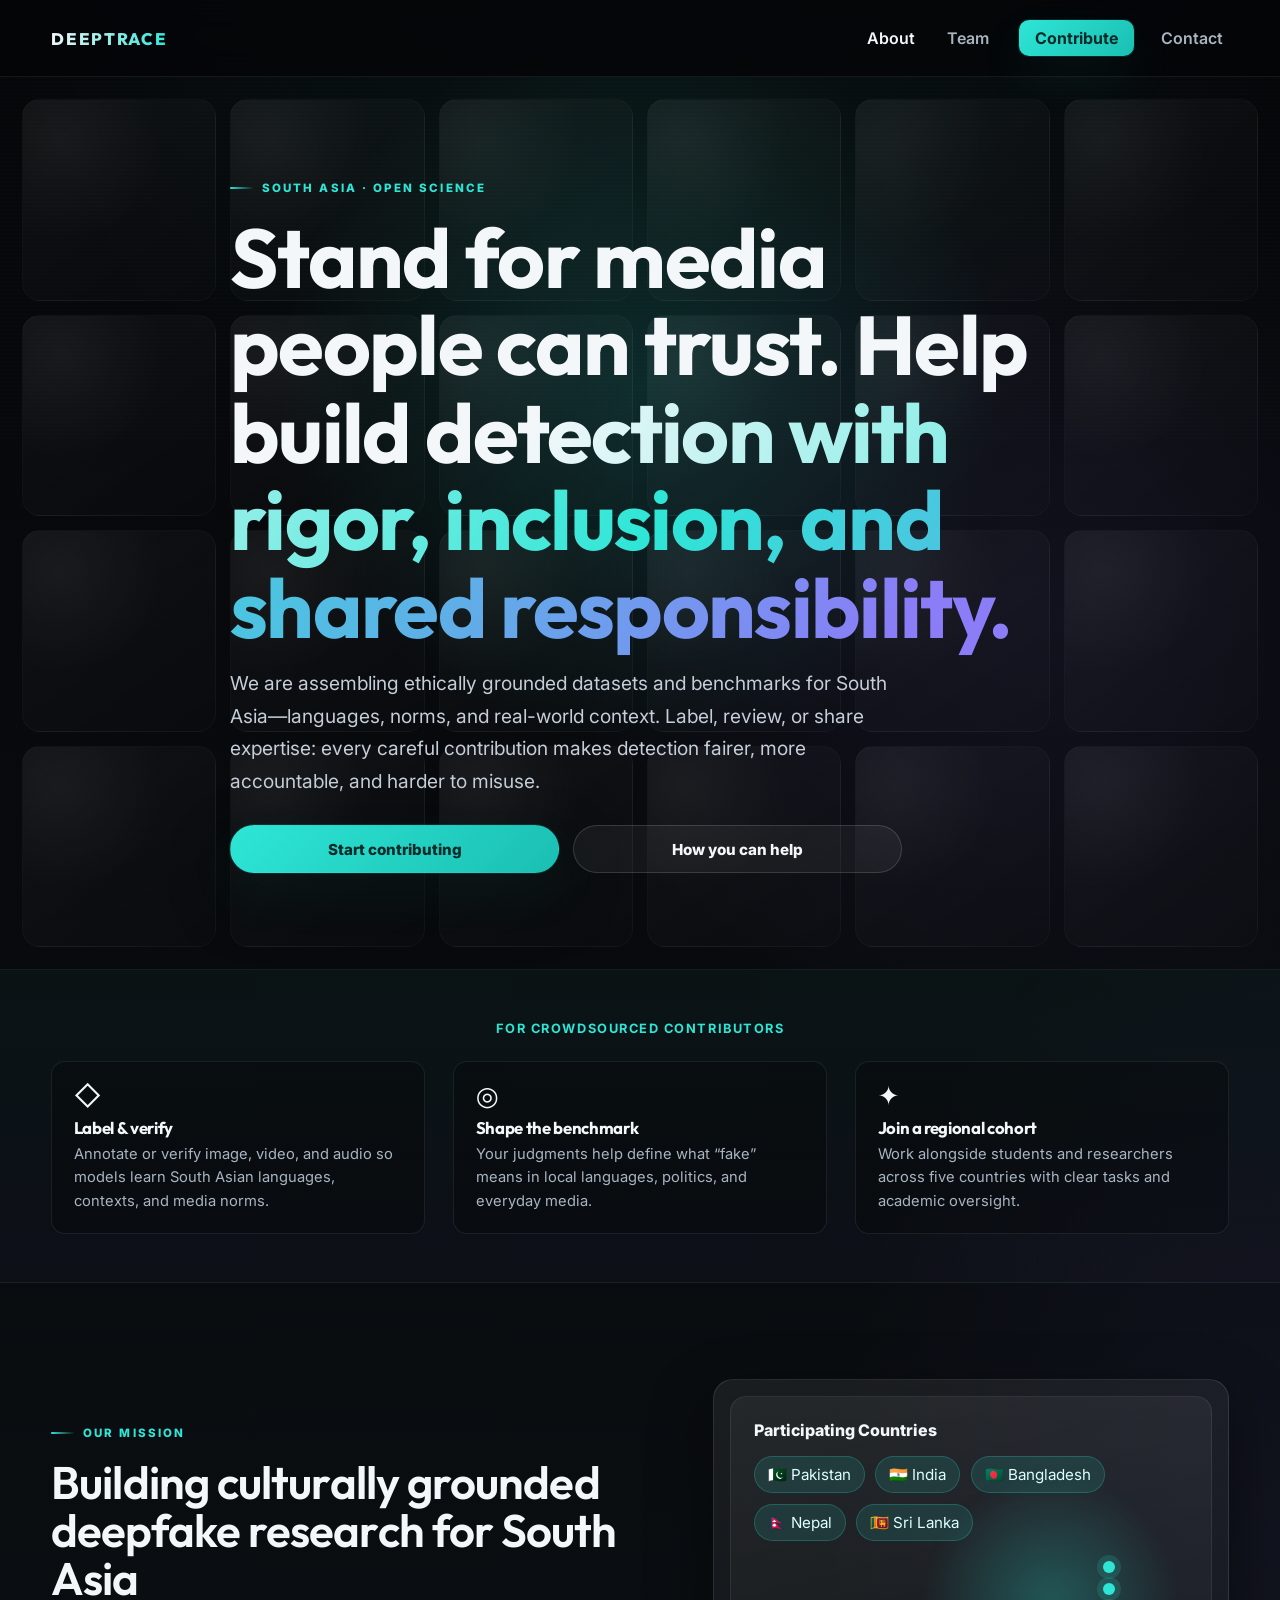
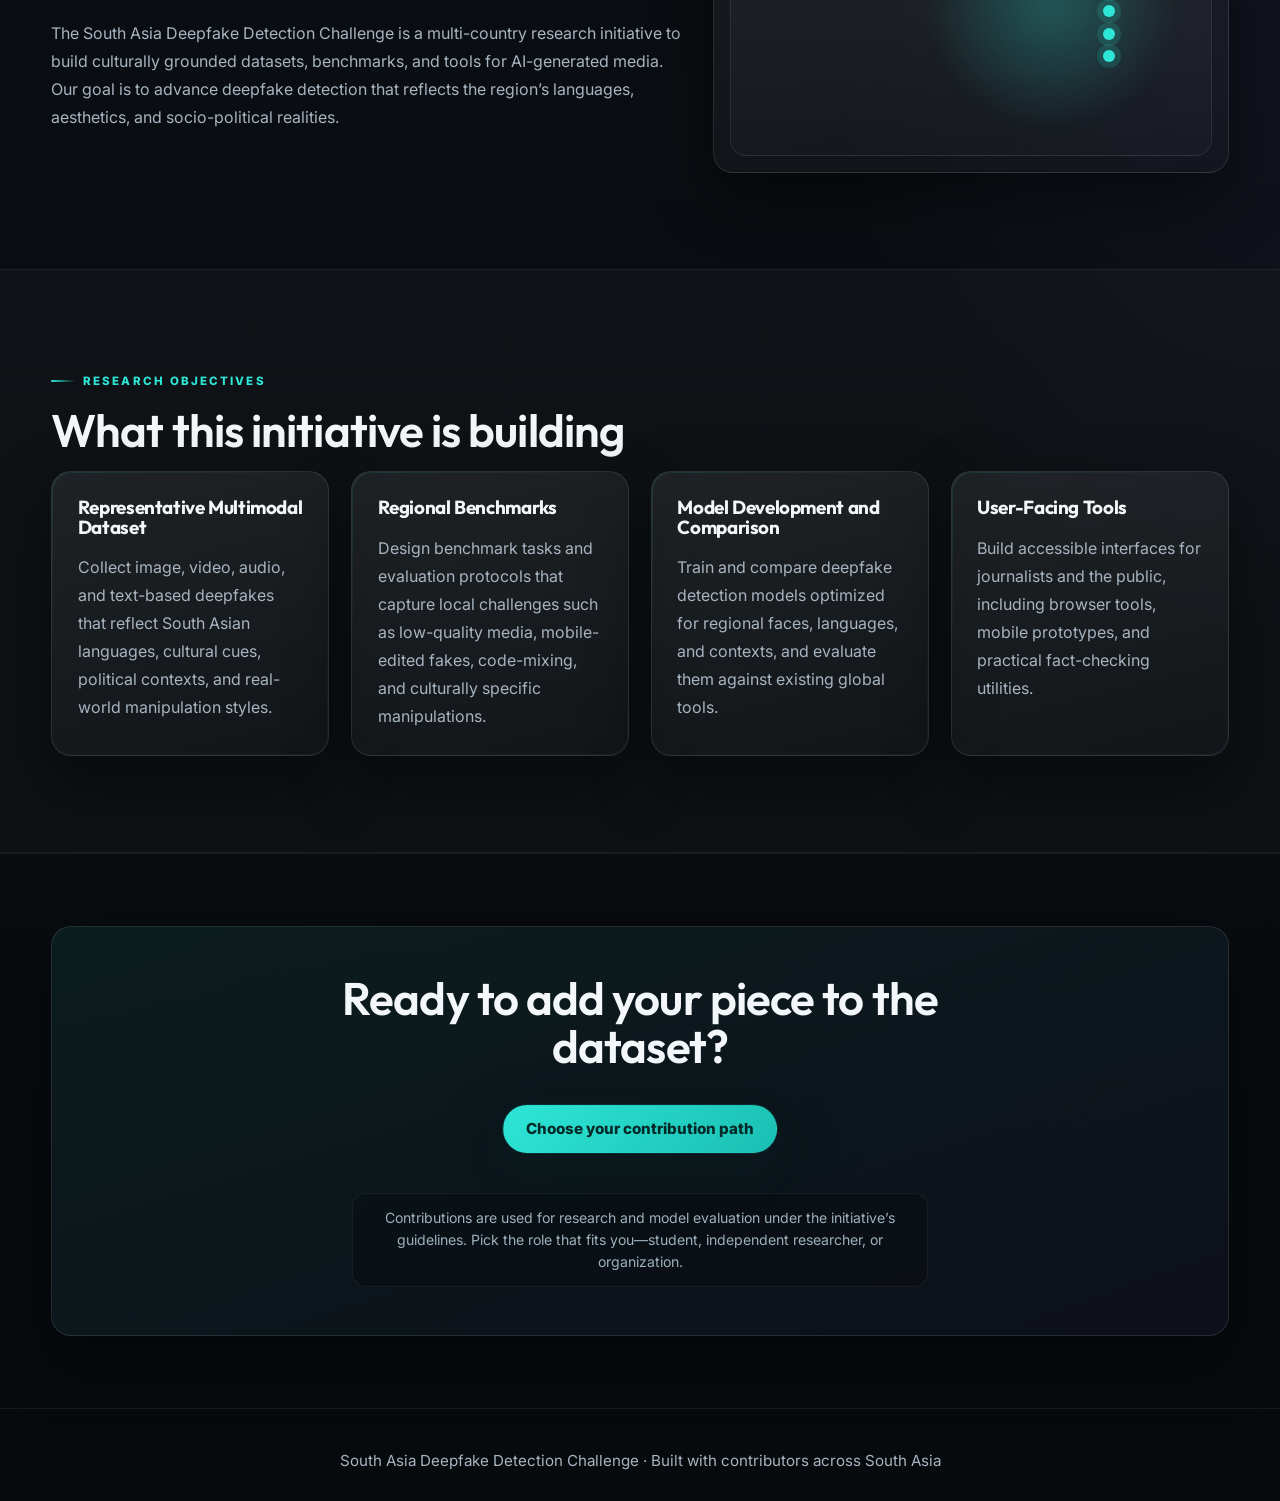
<file: index.html>
<!DOCTYPE html>
<html lang="en">
<head>
  <meta charset="UTF-8" />
  <meta name="viewport" content="width=device-width, initial-scale=1.0" />
  <title>Deeptrace | South Asia Deepfake Detection Challenge</title>
  <link rel="preconnect" href="https://fonts.googleapis.com">
  <link rel="preconnect" href="https://fonts.gstatic.com" crossorigin>
  <link href="https://fonts.googleapis.com/css2?family=Inter:wght@400;500;600;700;800&family=Outfit:wght@500;600;700;800&display=swap" rel="stylesheet">
  <link rel="stylesheet" href="style.css" />
</head>
<body>
  <header class="site-header">
    <div class="container nav-wrap">
      <a class="logo" href="index.html">Deeptrace</a>
      <button class="menu-toggle" aria-label="Open menu">☰</button>
      <nav class="main-nav">
        <a href="index.html" class="active">About</a>
        <a href="team.html">Team</a>
        <a href="join.html" class="nav-cta">Contribute</a>
        <a href="contact.html">Contact</a>
      </nav>
    </div>
  </header>

  <main>
    <section class="hero">
      <div class="mosaic" aria-hidden="true">
        <span></span><span></span><span></span><span></span><span></span><span></span>
        <span></span><span></span><span></span><span></span><span></span><span></span>
        <span></span><span></span><span></span><span></span><span></span><span></span>
        <span></span><span></span><span></span><span></span><span></span><span></span>
      </div>
      <div class="container hero-content">
        <p class="eyebrow">South Asia · Open science</p>
        <h1>Stand for media people can trust. <span class="gradient-accent">Help build detection with rigor, inclusion, and shared responsibility.</span></h1>
        <p class="lead">We are assembling ethically grounded datasets and benchmarks for South Asia—languages, norms, and real-world context. Label, review, or share expertise: every careful contribution makes detection fairer, more accountable, and harder to misuse.</p>
        <div class="btn-row">
          <a class="btn btn-primary" href="join.html">Start contributing</a>
          <a class="btn btn-secondary" href="#how-contribute">How you can help</a>
        </div>
      </div>
    </section>

    <section id="how-contribute" class="section-tight contributor-strip" aria-labelledby="contrib-heading">
      <div class="container">
        <p class="strip-eyebrow" id="contrib-heading">For crowdsourced contributors</p>
        <div class="strip-grid">
          <div class="strip-item">
            <span class="strip-item-icon" aria-hidden="true">◇</span>
            <h3>Label &amp; verify</h3>
            <p>Annotate or verify image, video, and audio so models learn South Asian languages, contexts, and media norms.</p>
          </div>
          <div class="strip-item">
            <span class="strip-item-icon" aria-hidden="true">◎</span>
            <h3>Shape the benchmark</h3>
            <p>Your judgments help define what “fake” means in local languages, politics, and everyday media.</p>
          </div>
          <div class="strip-item">
            <span class="strip-item-icon" aria-hidden="true">✦</span>
            <h3>Join a regional cohort</h3>
            <p>Work alongside students and researchers across five countries with clear tasks and academic oversight.</p>
          </div>
        </div>
      </div>
    </section>

    <section id="mission" class="section">
      <div class="container split-layout">
        <div>
          <p class="eyebrow">Our Mission</p>
          <h2>Building culturally grounded deepfake research for South Asia</h2>
          <p>The South Asia Deepfake Detection Challenge is a multi-country research initiative to build culturally grounded datasets, benchmarks, and tools for AI-generated media. Our goal is to advance deepfake detection that reflects the region’s languages, aesthetics, and socio-political realities.</p>
          <p></p>
        </div>
        <div class="map-card">
          <div class="map-placeholder">
            <div class="map-title">Participating Countries</div>
            <div class="country-grid">
              <span>🇵🇰 Pakistan</span>
              <span>🇮🇳 India</span>
              <span>🇧🇩 Bangladesh</span>
              <span>🇳🇵 Nepal</span>
              <span>🇱🇰 Sri Lanka</span>
            </div>
            <div class="map-shape"></div>
            <div class="map-points" aria-hidden="true"><span></span><span></span><span></span><span></span><span></span></div>
          </div>
        </div>
      </div>
    </section>

    <section class="section section-dark">
      <div class="container">
        <p class="eyebrow">Research Objectives</p>
        <h2>What this initiative is building</h2>
        <div class="card-grid four">
          <article class="info-card">
            <h3>Representative Multimodal Dataset</h3>
            <p>Collect image, video, audio, and text-based deepfakes that reflect South Asian languages, cultural cues, political contexts, and real-world manipulation styles.</p>
          </article>
          <article class="info-card">
            <h3>Regional Benchmarks</h3>
            <p>Design benchmark tasks and evaluation protocols that capture local challenges such as low-quality media, mobile-edited fakes, code-mixing, and culturally specific manipulations.</p>
          </article>
          <article class="info-card">
            <h3>Model Development and Comparison</h3>
            <p>Train and compare deepfake detection models optimized for regional faces, languages, and contexts, and evaluate them against existing global tools.</p>
          </article>
          <article class="info-card">
            <h3>User-Facing Tools</h3>
            <p>Build accessible interfaces for journalists and the public, including browser tools, mobile prototypes, and practical fact-checking utilities.</p>
          </article>
        </div>
      </div>
    </section>

    <section class="section cta-prefooter" aria-labelledby="cta-contrib-title">
      <div class="container cta-inline">
        <h2 id="cta-contrib-title">Ready to add your piece to the dataset?</h2>
        <a class="btn btn-primary" href="join.html">Choose your contribution path</a>
        <p class="trust-note">Contributions are used for research and model evaluation under the initiative’s guidelines. Pick the role that fits you—student, independent researcher, or organization.</p>
      </div>
    </section>
  </main>

  <footer><div class="container">South Asia Deepfake Detection Challenge · Built with contributors across South Asia</div></footer>
  <script src="script.js"></script>
</body>
</html>
</file>
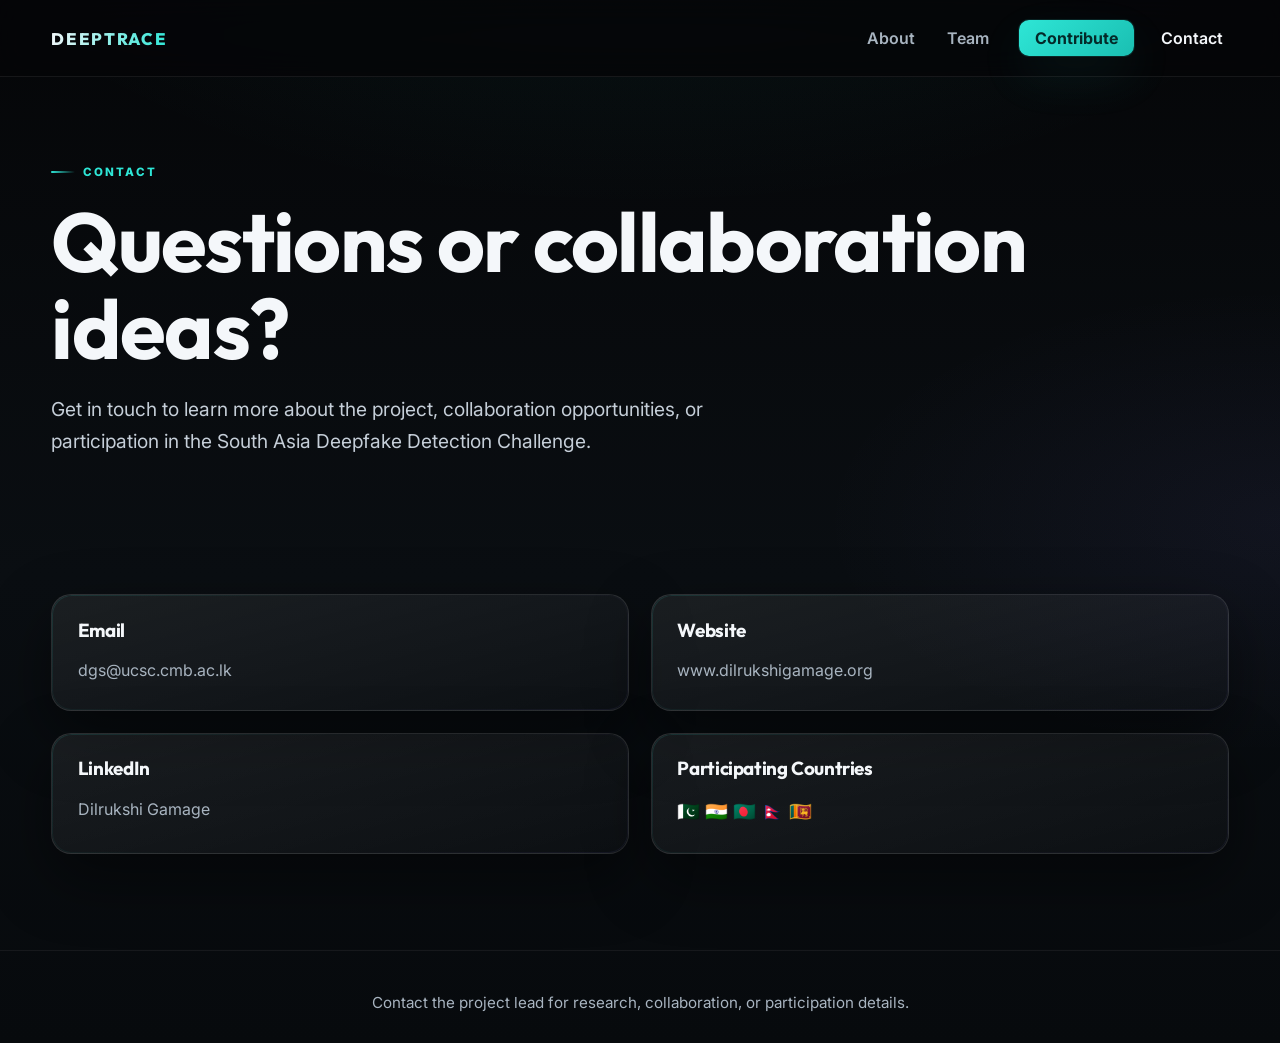
<file: contact.html>
<!DOCTYPE html>
<html lang="en">
<head>
  <meta charset="UTF-8" />
  <meta name="viewport" content="width=device-width, initial-scale=1.0" />
  <title>Deeptrace | Contact</title>
  <link rel="preconnect" href="https://fonts.googleapis.com">
  <link rel="preconnect" href="https://fonts.gstatic.com" crossorigin>
  <link href="https://fonts.googleapis.com/css2?family=Inter:wght@400;500;600;700;800&family=Outfit:wght@500;600;700;800&display=swap" rel="stylesheet">
  <link rel="stylesheet" href="style.css" />
</head>
<body>
  <header class="site-header">
    <div class="container nav-wrap">
      <a class="logo" href="index.html">Deeptrace</a>
      <button class="menu-toggle" aria-label="Open menu">☰</button>
      <nav class="main-nav">
        <a href="index.html">About</a>
        <a href="team.html">Team</a>
        <a href="join.html" class="nav-cta">Contribute</a>
        <a href="contact.html" class="active">Contact</a>
      </nav>
    </div>
  </header>

  <main>
    <section class="page-hero">
      <div class="container">
        <p class="eyebrow">Contact</p>
        <h1>Questions or collaboration ideas?</h1>
        <p class="lead">Get in touch to learn more about the project, collaboration opportunities, or participation in the South Asia Deepfake Detection Challenge.</p>
      </div>
    </section>
    <section class="section">
      <div class="container card-grid two">
        <article class="info-card">
          <h3>Email</h3>
          <p><a href="mailto:dgs@ucsc.cmb.ac.lk">dgs@ucsc.cmb.ac.lk</a></p>
        </article>
        <article class="info-card">
          <h3>Website</h3>
          <p><a href="https://www.dilrukshigamage.org" target="_blank" rel="noopener">www.dilrukshigamage.org</a></p>
        </article>
        <article class="info-card">
          <h3>LinkedIn</h3>
          <p><a href="https://www.linkedin.com/in/dilrukshigamage" target="_blank" rel="noopener">Dilrukshi Gamage</a></p>
        </article>
        <article class="info-card">
          <h3>Participating Countries</h3>
          <p class="flag-line">🇵🇰 🇮🇳 🇧🇩 🇳🇵 🇱🇰</p>
        </article>
      </div>
    </section>
  </main>

  <footer><div class="container">Contact the project lead for research, collaboration, or participation details.</div></footer>
  <script src="script.js"></script>
</body>
</html>
</file>
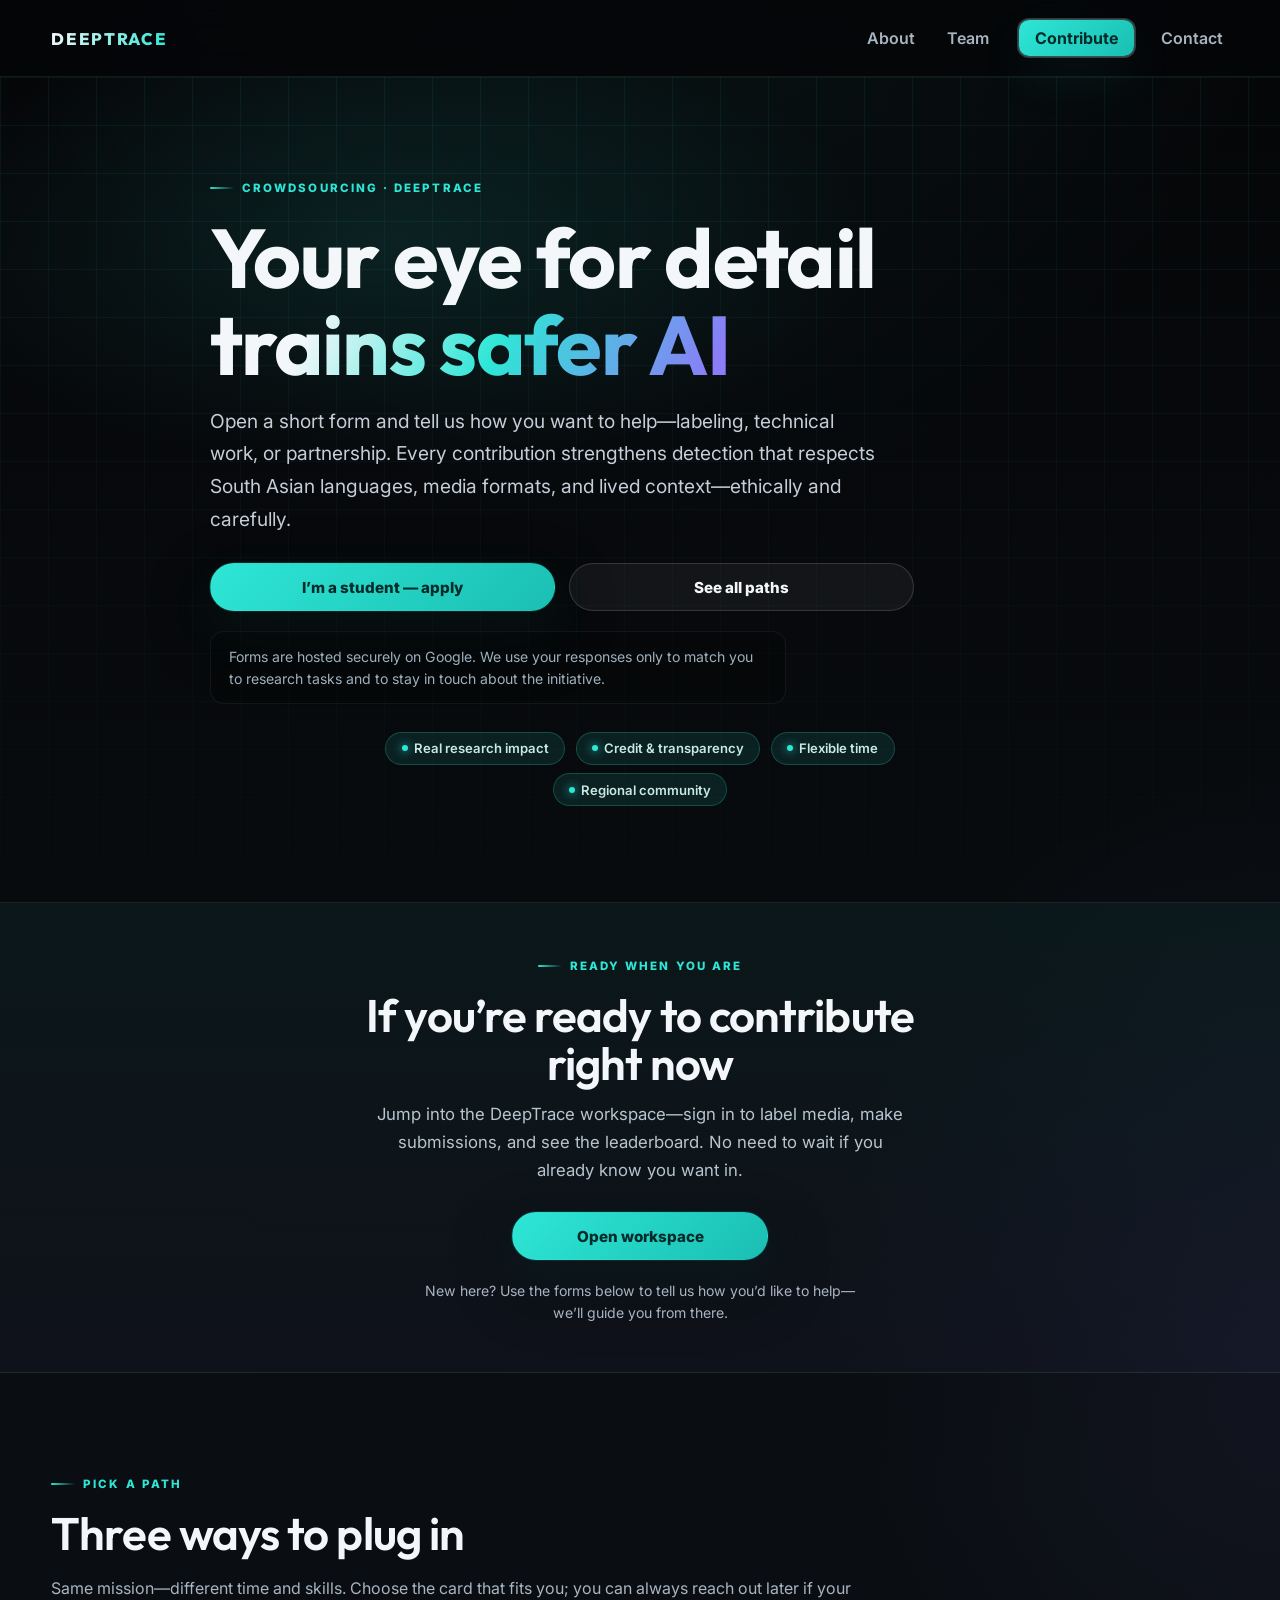
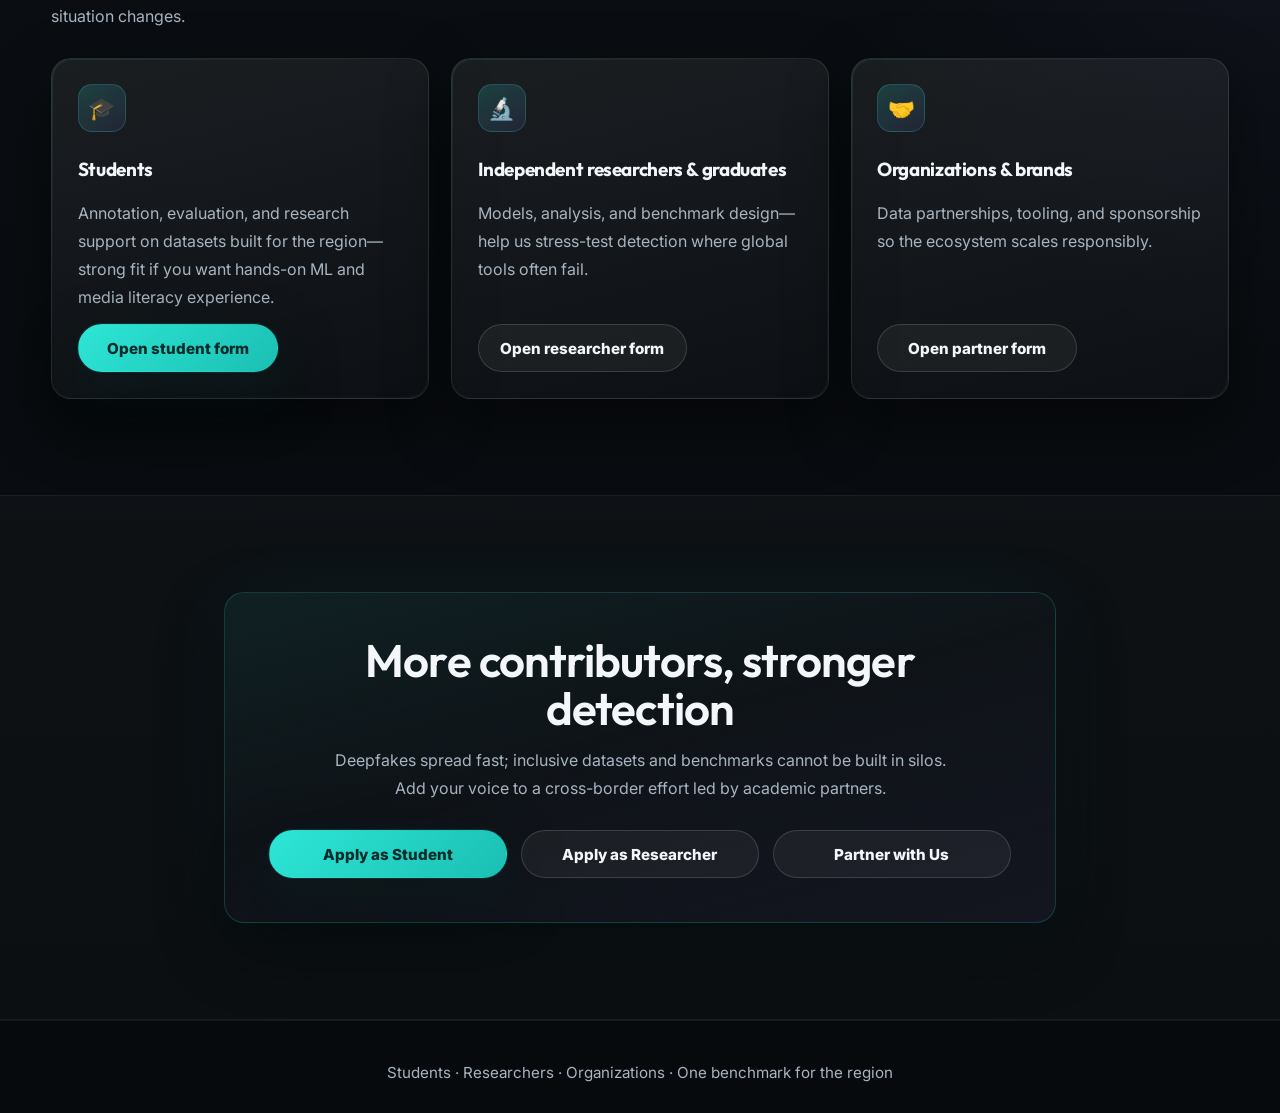
<file: join.html>
<!DOCTYPE html>
<html lang="en">
<head>
  <meta charset="UTF-8" />
  <meta name="viewport" content="width=device-width, initial-scale=1.0" />
  <title>Deeptrace | Join Us</title>
  <link rel="preconnect" href="https://fonts.googleapis.com">
  <link rel="preconnect" href="https://fonts.gstatic.com" crossorigin>
  <link href="https://fonts.googleapis.com/css2?family=Inter:wght@400;500;600;700;800&family=Outfit:wght@500;600;700;800&display=swap" rel="stylesheet">
  <link rel="stylesheet" href="style.css" />
</head>
<body>
  <header class="site-header">
    <div class="container nav-wrap">
      <a class="logo" href="index.html">Deeptrace</a>
      <button class="menu-toggle" aria-label="Open menu">☰</button>
      <nav class="main-nav">
        <a href="index.html">About</a>
        <a href="team.html">Team</a>
        <a href="join.html" class="active nav-cta">Contribute</a>
        <a href="contact.html">Contact</a>
      </nav>
    </div>
  </header>

  <main>
    <section class="join-hero">
      <div class="container hero-content small">
        <p class="eyebrow">Crowdsourcing · Deeptrace</p>
        <h1>Your eye for detail <span class="gradient-accent">trains safer AI</span></h1>
        <p class="lead">Open a short form and tell us how you want to help—labeling, technical work, or partnership. Every contribution strengthens detection that respects South Asian languages, media formats, and lived context—ethically and carefully.</p>
        <div class="btn-row">
          <a class="btn btn-primary" href="https://docs.google.com/forms/d/e/1FAIpQLScO3B68Q9uq_oaJqIaFz0S3AkW1AAPtJHrEnj_vkHC3fPyFiw/viewform" target="_blank" rel="noopener">I’m a student — apply</a>
          <a class="btn btn-secondary" href="#paths">See all paths</a>
        </div>
        <p class="trust-note">Forms are hosted securely on Google. We use your responses only to match you to research tasks and to stay in touch about the initiative.</p>
        <div class="perk-row" aria-label="What contributors get">
          <span class="perk-pill">Real research impact</span>
          <span class="perk-pill">Credit &amp; transparency</span>
          <span class="perk-pill">Flexible time</span>
          <span class="perk-pill">Regional community</span>
        </div>
      </div>
    </section>

    <section class="section-tight ready-workspace" aria-labelledby="ready-workspace-heading">
      <div class="container ready-workspace-inner">
        <p class="eyebrow">Ready when you are</p>
        <h2 id="ready-workspace-heading">If you’re ready to contribute right now</h2>
        <p class="ready-workspace-lead">Jump into the DeepTrace workspace—sign in to label media, make submissions, and see the leaderboard. No need to wait if you already know you want in.</p>
        <a class="btn btn-primary btn-workspace" href="https://deepfake-research.org/workspace" target="_blank" rel="noopener noreferrer">Open workspace</a>
        <p class="ready-workspace-hint">New here? Use the forms below to tell us how you’d like to help—we’ll guide you from there.</p>
      </div>
    </section>

    <section class="section" id="paths">
      <div class="container">
        <p class="eyebrow">Pick a path</p>
        <h2>Three ways to plug in</h2>
        <p class="section-intro">Same mission—different time and skills. Choose the card that fits you; you can always reach out later if your situation changes.</p>
        <div class="card-grid three">
          <article class="info-card">
            <span class="card-icon" aria-hidden="true">🎓</span>
            <h3>Students</h3>
            <p>Annotation, evaluation, and research support on datasets built for the region—strong fit if you want hands-on ML and media literacy experience.</p>
            <a class="btn btn-primary" href="https://docs.google.com/forms/d/e/1FAIpQLScO3B68Q9uq_oaJqIaFz0S3AkW1AAPtJHrEnj_vkHC3fPyFiw/viewform" target="_blank" rel="noopener">Open student form</a>
          </article>
          <article class="info-card">
            <span class="card-icon" aria-hidden="true">🔬</span>
            <h3>Independent researchers &amp; graduates</h3>
            <p>Models, analysis, and benchmark design—help us stress-test detection where global tools often fail.</p>
            <a class="btn btn-secondary" href="https://forms.gle/ztGhcib834hzraFX8" target="_blank" rel="noopener">Open researcher form</a>
          </article>
          <article class="info-card">
            <span class="card-icon" aria-hidden="true">🤝</span>
            <h3>Organizations &amp; brands</h3>
            <p>Data partnerships, tooling, and sponsorship so the ecosystem scales responsibly.</p>
            <a class="btn btn-secondary" href="https://docs.google.com/forms/d/e/1FAIpQLScnuND9R3GxKMCSHQAl9JSYHR-8cRI1Zo3cHRqo4Y-YUXZFHg/viewform" target="_blank" rel="noopener">Open partner form</a>
          </article>
        </div>
      </div>
    </section>

    <section class="section section-dark">
      <div class="container cta-box cta-box--contributors">
        <h2>More contributors, stronger detection</h2>
        <p>Deepfakes spread fast; inclusive datasets and benchmarks cannot be built in silos. Add your voice to a cross-border effort led by academic partners.</p>
        <div class="cta-row">
          <a class="btn btn-primary" href="https://docs.google.com/forms/d/e/1FAIpQLScO3B68Q9uq_oaJqIaFz0S3AkW1AAPtJHrEnj_vkHC3fPyFiw/viewform" target="_blank" rel="noopener">Apply as Student</a>
          <a class="btn btn-secondary" href="https://forms.gle/ztGhcib834hzraFX8" target="_blank" rel="noopener">Apply as Researcher</a>
          <a class="btn btn-secondary" href="https://docs.google.com/forms/d/e/1FAIpQLScnuND9R3GxKMCSHQAl9JSYHR-8cRI1Zo3cHRqo4Y-YUXZFHg/viewform" target="_blank" rel="noopener">Partner with Us</a>
        </div>
      </div>
    </section>
  </main>

  <footer><div class="container">Students · Researchers · Organizations · One benchmark for the region</div></footer>
  <script src="script.js"></script>
</body>
</html>
</file>
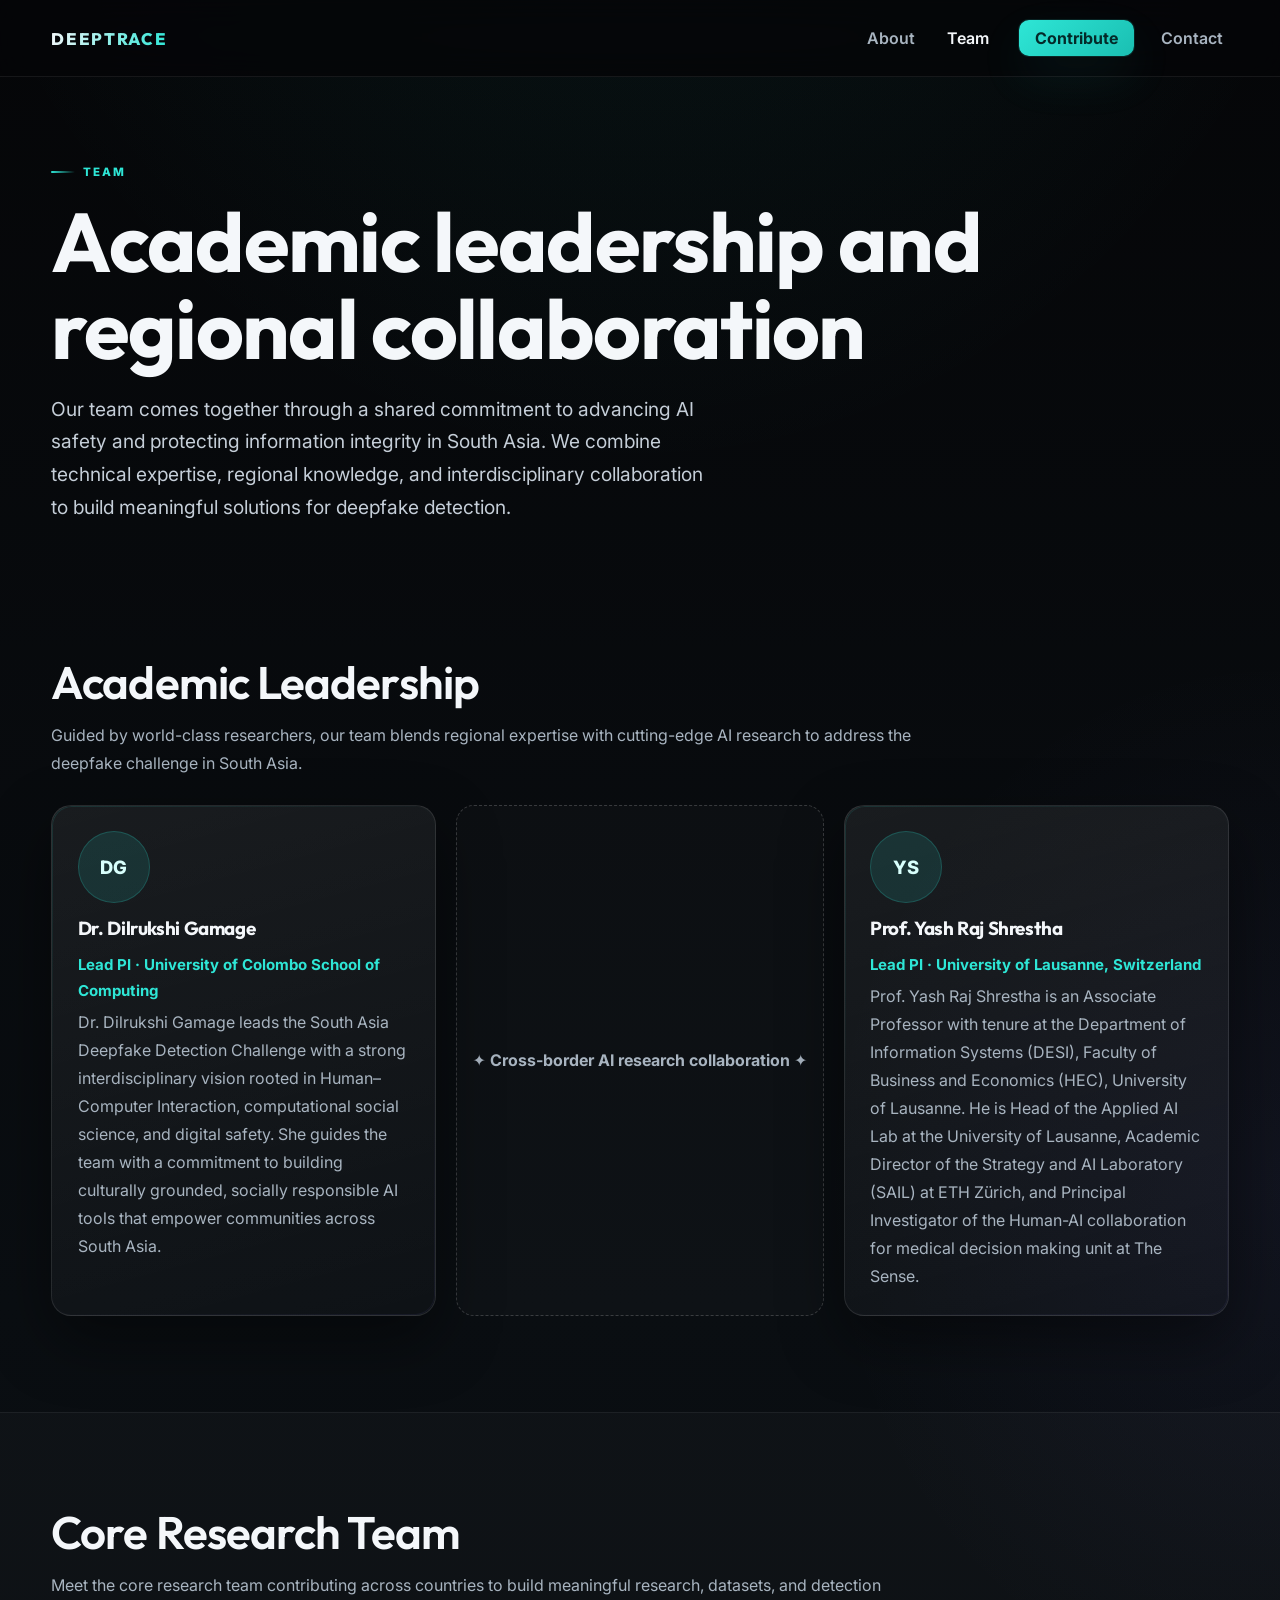
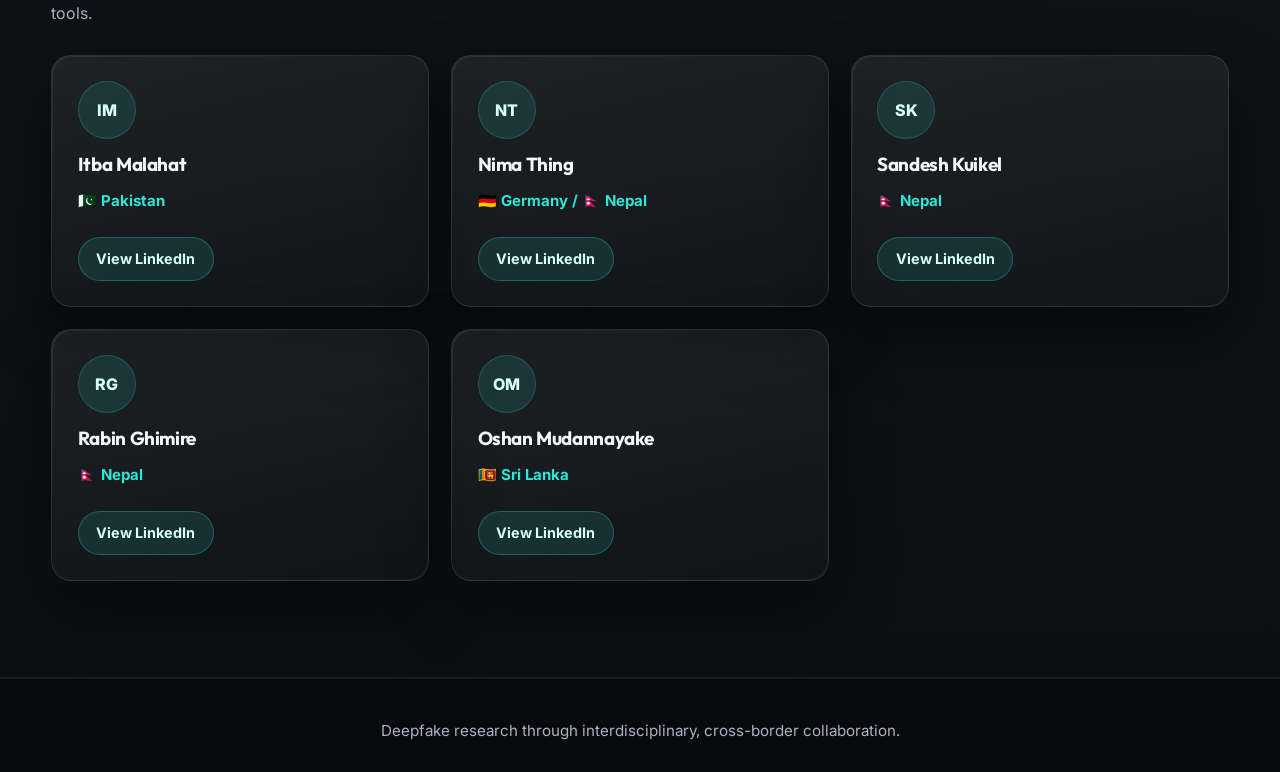
<file: team.html>
<!DOCTYPE html>
<html lang="en">
<head>
  <meta charset="UTF-8" />
  <meta name="viewport" content="width=device-width, initial-scale=1.0" />
  <title>Deeptrace | Team</title>
  <link rel="preconnect" href="https://fonts.googleapis.com">
  <link rel="preconnect" href="https://fonts.gstatic.com" crossorigin>
  <link href="https://fonts.googleapis.com/css2?family=Inter:wght@400;500;600;700;800&family=Outfit:wght@500;600;700;800&display=swap" rel="stylesheet">
  <link rel="stylesheet" href="style.css" />
</head>
<body>
  <header class="site-header">
    <div class="container nav-wrap">
      <a class="logo" href="index.html">Deeptrace</a>
      <button class="menu-toggle" aria-label="Open menu">☰</button>
      <nav class="main-nav">
        <a href="index.html">About</a>
        <a href="team.html" class="active">Team</a>
        <a href="join.html" class="nav-cta">Contribute</a>
        <a href="contact.html">Contact</a>
      </nav>
    </div>
  </header>

  <main>
    <section class="page-hero">
      <div class="container">
        <p class="eyebrow">Team</p>
        <h1>Academic leadership and regional collaboration</h1>
        <p class="lead">
          Our team comes together through a shared commitment to advancing AI safety and protecting information integrity in South Asia. We combine technical expertise, regional knowledge, and interdisciplinary collaboration to build meaningful solutions for deepfake detection.
        </p>
      </div>
    </section>

    <section class="section">
      <div class="container">
        <h2>Academic Leadership</h2>
        <p class="section-intro">
          Guided by world-class researchers, our team blends regional expertise with cutting-edge AI research to address the deepfake challenge in South Asia.
        </p>

        <div class="leadership-grid">
          <article class="profile-card">
            <div class="avatar large">DG</div>
            <h3>Dr. Dilrukshi Gamage</h3>
            <p class="meta">Lead PI · University of Colombo School of Computing</p>
            <p>
              Dr. Dilrukshi Gamage leads the South Asia Deepfake Detection Challenge with a strong interdisciplinary vision rooted in Human–Computer Interaction, computational social science, and digital safety. She guides the team with a commitment to building culturally grounded, socially responsible AI tools that empower communities across South Asia.
            </p>
          </article>

          <div class="collab-badge">✦ Cross-border AI research collaboration ✦</div>

          <article class="profile-card">
            <div class="avatar large">YS</div>
            <h3>Prof. Yash Raj Shrestha</h3>
            <p class="meta">Lead PI · University of Lausanne, Switzerland</p>
            <p>
              Prof. Yash Raj Shrestha is an Associate Professor with tenure at the Department of Information Systems (DESI), Faculty of Business and Economics (HEC), University of Lausanne. He is Head of the Applied AI Lab at the University of Lausanne, Academic Director of the Strategy and AI Laboratory (SAIL) at ETH Zürich, and Principal Investigator of the Human-AI collaboration for medical decision making unit at The Sense.
            </p>
          </article>
        </div>
      </div>
    </section>

    <section class="section section-dark">
      <div class="container">
        <h2>Core Research Team</h2>
        <p class="section-intro">
          Meet the core research team contributing across countries to build meaningful research, datasets, and detection tools.
        </p>

        <div class="card-grid reps">
          <article class="profile-card">
            <div class="avatar">IM</div>
            <h3>Itba Malahat</h3>
            <p class="meta">🇵🇰 Pakistan</p>
            <p>
              <a href="https://www.linkedin.com/in/itba-malahat/" target="_blank" rel="noopener noreferrer" class="linkedin-link">View LinkedIn</a>
            </p>
          </article>

          <article class="profile-card">
            <div class="avatar">NT</div>
            <h3>Nima Thing</h3>
            <p class="meta">🇩🇪 Germany / 🇳🇵 Nepal</p>
            <p>
              <a href="https://www.linkedin.com/in/nima-thing/" target="_blank" rel="noopener noreferrer" class="linkedin-link">View LinkedIn</a>
            </p>
          </article>

          <article class="profile-card">
            <div class="avatar">SK</div>
            <h3>Sandesh Kuikel</h3>
            <p class="meta">🇳🇵 Nepal</p>
            <p>
              <a href="https://www.linkedin.com/in/sandeshkuikel" target="_blank" rel="noopener noreferrer" class="linkedin-link">View LinkedIn</a>
            </p>
          </article>

          <article class="profile-card">
            <div class="avatar">RG</div>
            <h3>Rabin Ghimire</h3>
            <p class="meta">🇳🇵 Nepal</p>
            <p>
              <a href="https://www.linkedin.com/in/rabinghimire1999/" target="_blank" rel="noopener noreferrer" class="linkedin-link">View LinkedIn</a>
            </p>
          </article>

          <article class="profile-card">
            <div class="avatar">OM</div>
            <h3>Oshan Mudannayake</h3>
            <p class="meta">🇱🇰 Sri Lanka</p>
            <p>
              <a href="https://www.linkedin.com/in/ivantha/" target="_blank" rel="noopener noreferrer" class="linkedin-link">View LinkedIn</a>
            </p>
          </article>
        </div>
      </div>
    </section>
  </main>

  <footer>
    <div class="container">Deepfake research through interdisciplinary, cross-border collaboration.</div>
  </footer>

  <script src="script.js"></script>
</body>
</html>
</file>
<file: style.css>
:root {
  --bg: #050608;
  --bg-2: #0a0e12;
  --bg-elevated: #0f1419;
  --panel: rgba(255,255,255,0.055);
  --panel-strong: rgba(255,255,255,0.09);
  --text: #f4f7fa;
  --muted: #a8b4c0;
  --line: rgba(255,255,255,0.1);
  --accent: #2ee6d6;
  --accent-dim: #1abfb2;
  --accent-2: #ff5c5c;
  --violet: #8b7cf7;
  --max: 1180px;
  --radius: 20px;
  --radius-sm: 14px;
  --shadow: 0 24px 64px rgba(0,0,0,.45);
  --shadow-glow: 0 0 0 1px rgba(46, 230, 214, 0.12), 0 20px 50px rgba(46, 230, 214, 0.08);
  --font-display: "Outfit", Inter, ui-sans-serif, system-ui, sans-serif;
  --space-xs: 0.5rem;
  --space-sm: 0.85rem;
  --space-md: 1.25rem;
  --space-lg: 1.75rem;
  --space-xl: 2.5rem;
  --btn-min-h: 3rem;
  --btn-pad-x: 1.35rem;
  --btn-gap: 0.85rem;
}

* {
  box-sizing: border-box;
}

html {
  scroll-behavior: smooth;
}

body {
  margin: 0;
  min-height: 100vh;
  display: flex;
  flex-direction: column;
  font-family: Inter, ui-sans-serif, system-ui, -apple-system, BlinkMacSystemFont, "Segoe UI", sans-serif;
  background:
    radial-gradient(ellipse 120% 80% at 50% -20%, rgba(46, 230, 214, 0.09), transparent 50%),
    radial-gradient(ellipse 80% 50% at 100% 50%, rgba(139, 124, 247, 0.06), transparent 45%),
    linear-gradient(180deg, var(--bg) 0%, var(--bg-2) 55%, #070a0d 100%);
  color: var(--text);
}

main {
  flex: 1;
}

a {
  color: inherit;
  text-decoration: none;
}

img {
  display: block;
  max-width: 100%;
}

.container {
  width: min(92%, var(--max));
  margin: 0 auto;
}

.site-header {
  position: sticky;
  top: 0;
  z-index: 20;
  background: rgba(5, 6, 8, 0.82);
  backdrop-filter: blur(16px) saturate(1.2);
  border-bottom: 1px solid rgba(255,255,255,.07);
}

.nav-wrap {
  position: relative;
  display: flex;
  align-items: center;
  justify-content: space-between;
  gap: var(--space-md);
  min-height: 76px;
}

.logo {
  font-family: var(--font-display);
  font-weight: 800;
  letter-spacing: .1em;
  text-transform: uppercase;
  font-size: 1.05rem;
  background: linear-gradient(105deg, var(--text) 0%, var(--accent) 100%);
  -webkit-background-clip: text;
  background-clip: text;
  color: transparent;
}

.logo:hover {
  opacity: 0.92;
}

.main-nav {
  display: flex;
  gap: clamp(0.5rem, 2vw, 1.35rem);
  align-items: center;
  flex-wrap: wrap;
  justify-content: flex-end;
}

.main-nav a {
  color: var(--muted);
  font-weight: 600;
  padding: 0.45rem 0.35rem;
  border-radius: 10px;
  white-space: nowrap;
}

.main-nav a:hover,
.main-nav a.active {
  color: var(--text);
}

.main-nav a.nav-cta {
  display: inline-flex;
  align-items: center;
  justify-content: center;
  margin-left: 0.15rem;
  padding: 0.5rem 1rem;
  color: #042a29;
  background: linear-gradient(135deg, var(--accent) 0%, var(--accent-dim) 100%);
  font-weight: 700;
  box-shadow: var(--shadow-glow);
}

.main-nav a.nav-cta:hover {
  color: #021a19;
  transform: translateY(-1px);
}

.main-nav a.nav-cta.active {
  color: #042a29;
  box-shadow: var(--shadow-glow), 0 0 0 2px rgba(255, 255, 255, 0.2);
}

.menu-toggle {
  display: none;
  background: transparent;
  color: var(--text);
  border: 1px solid var(--line);
  border-radius: 10px;
  padding: .55rem .7rem;
  cursor: pointer;
}

.hero {
  min-height: min(100vh, 52rem);
  display: flex;
  align-items: center;
  position: relative;
  overflow: hidden;
}

.join-hero {
  min-height: clamp(24rem, 58vh, 38rem);
  display: flex;
  align-items: center;
  position: relative;
  overflow: hidden;
}

.hero-content {
  position: relative;
  z-index: 2;
  max-width: 820px;
  padding: clamp(3.5rem, 10vw, 6rem) 0;
}

.hero-content.small {
  max-width: 860px;
}

.eyebrow {
  margin: 0 0 1rem;
  color: var(--accent);
  text-transform: uppercase;
  letter-spacing: .18em;
  font-size: 0.72rem;
  font-weight: 800;
  display: inline-flex;
  align-items: center;
  gap: 0.5rem;
}

.eyebrow::before {
  content: "";
  width: 1.5rem;
  height: 2px;
  background: linear-gradient(90deg, var(--accent), transparent);
  border-radius: 2px;
}

h1, h2, h3 {
  font-family: var(--font-display);
  line-height: 1.05;
  margin: 0 0 1rem;
  letter-spacing: -0.02em;
}

h1 {
  font-size: clamp(2.75rem, 6.5vw, 5.25rem);
  font-weight: 700;
}

h1 .gradient-accent {
  background: linear-gradient(115deg, var(--text) 20%, var(--accent) 55%, var(--violet) 95%);
  -webkit-background-clip: text;
  background-clip: text;
  color: transparent;
}

h2 {
  font-size: clamp(1.85rem, 3.8vw, 2.85rem);
  font-weight: 600;
}

h3 {
  font-size: 1.18rem;
}

p {
  color: var(--muted);
  line-height: 1.75;
  margin: .2rem 0 0;
}

.lead {
  font-size: clamp(1.05rem, 2.2vw, 1.2rem);
  max-width: 42rem;
  line-height: 1.7;
  color: #c5ced8;
}

.section {
  padding: 6rem 0;
}

.section-dark {
  background: rgba(255,255,255,.02);
  border-top: 1px solid rgba(255,255,255,.06);
  border-bottom: 1px solid rgba(255,255,255,.06);
}

.mosaic {
  position: absolute;
  inset: 0;
  display: grid;
  grid-template-columns: repeat(6,1fr);
  grid-template-rows: repeat(4,1fr);
  gap: 14px;
  padding: 22px;
  opacity: .45;
}

.mosaic span {
  border-radius: 18px;
  background:
    linear-gradient(145deg, rgba(255,255,255,.08), rgba(255,255,255,.02)),
    radial-gradient(circle at 20% 20%, rgba(255,255,255,.1), transparent 46%);
  border: 1px solid rgba(255,255,255,.06);
  animation: pulse 8s ease-in-out infinite;
  filter: blur(.35px);
}

.mosaic span:nth-child(odd) {
  animation-duration: 10s;
}

.mosaic span:nth-child(3n) {
  animation-duration: 6.5s;
}

@keyframes pulse {
  0%, 100% {
    transform: scale(1);
    opacity: .82;
  }
  50% {
    transform: scale(.96);
    opacity: 1;
  }
}

.hero::after {
  content: "";
  position: absolute;
  inset: 0;
  background:
    radial-gradient(circle at 50% 35%, rgba(46, 230, 214, 0.14), transparent 42%),
    radial-gradient(circle at 80% 60%, rgba(139, 124, 247, 0.08), transparent 40%);
  pointer-events: none;
}

.hero::before {
  content: "";
  position: absolute;
  inset: 0;
  background: repeating-linear-gradient(
    0deg,
    transparent,
    transparent 2px,
    rgba(255, 255, 255, 0.015) 2px,
    rgba(255, 255, 255, 0.015) 4px
  );
  mask-image: linear-gradient(to bottom, black 0%, transparent 65%);
  pointer-events: none;
  opacity: 0.7;
}

@media (prefers-reduced-motion: reduce) {
  .mosaic span {
    animation: none;
  }

  .btn:hover,
  .info-card:hover,
  .profile-card:hover,
  .strip-item:hover,
  .linkedin-link:hover {
    transform: none;
  }
}

.btn-row {
  display: grid;
  grid-template-columns: repeat(auto-fit, minmax(min(100%, 15.5rem), 1fr));
  gap: var(--btn-gap);
  margin-top: var(--space-lg);
  max-width: 42rem;
}

.btn-row .btn {
  width: 100%;
  text-align: center;
}

.btn {
  display: inline-flex;
  align-items: center;
  justify-content: center;
  min-height: var(--btn-min-h);
  padding: 0 var(--btn-pad-x);
  border-radius: 999px;
  font-weight: 800;
  font-size: 0.95rem;
  line-height: 1.25;
  transition: transform 0.18s ease, background 0.18s ease, border-color 0.18s ease, box-shadow 0.18s ease;
  border: 1px solid transparent;
  text-decoration: none;
  cursor: pointer;
  -webkit-tap-highlight-color: transparent;
}

.btn:hover {
  transform: translateY(-2px);
}

.btn-primary {
  background: linear-gradient(135deg, var(--accent) 0%, var(--accent-dim) 100%);
  color: #042a29;
  box-shadow: var(--shadow), var(--shadow-glow);
}

.btn-primary:hover {
  filter: brightness(1.06);
  box-shadow: var(--shadow), 0 0 0 1px rgba(46, 230, 214, 0.25), 0 24px 48px rgba(46, 230, 214, 0.12);
}

.btn-secondary {
  border-color: rgba(255, 255, 255, 0.14);
  background: rgba(255,255,255,.05);
  color: var(--text);
}

.btn-secondary:hover {
  border-color: rgba(46, 230, 214, 0.35);
  background: rgba(46, 230, 214, 0.08);
  color: #e8fffc;
}

.split-layout {
  display: grid;
  grid-template-columns: 1.1fr .9fr;
  gap: 2rem;
  align-items: center;
}

.map-card,
.info-card,
.profile-card,
.cta-box,
.stat-chip {
  background: linear-gradient(165deg, rgba(255,255,255,0.07) 0%, rgba(255,255,255,0.02) 100%);
  border: 1px solid var(--line);
  border-radius: var(--radius);
  box-shadow: var(--shadow);
  position: relative;
}

.info-card::before,
.profile-card::before {
  content: "";
  position: absolute;
  inset: 0;
  border-radius: inherit;
  padding: 1px;
  background: linear-gradient(145deg, rgba(46, 230, 214, 0.2), transparent 40%, transparent 60%, rgba(139, 124, 247, 0.12));
  -webkit-mask: linear-gradient(#fff 0 0) content-box, linear-gradient(#fff 0 0);
  mask: linear-gradient(#fff 0 0) content-box, linear-gradient(#fff 0 0);
  -webkit-mask-composite: xor;
  mask-composite: exclude;
  pointer-events: none;
  opacity: 0.65;
}

.map-card {
  padding: 1rem;
}

.map-placeholder {
  min-height: 360px;
  position: relative;
  overflow: hidden;
  border-radius: 16px;
  padding: 1.4rem;
  background: linear-gradient(180deg, rgba(255,255,255,.05), rgba(255,255,255,.02));
  border: 1px solid rgba(255,255,255,.08);
}

.map-title {
  font-weight: 800;
}

.country-grid {
  display: flex;
  flex-wrap: wrap;
  gap: .65rem;
  margin-top: 1rem;
}

.country-grid span {
  display: inline-flex;
  align-items: center;
  gap: .45rem;
  padding: .52rem .82rem;
  border-radius: 999px;
  background: rgba(46, 230, 214, 0.12);
  border: 1px solid rgba(46, 230, 214, 0.22);
  color: #ddfffd;
  font-size: .95rem;
}

.map-shape {
  position: absolute;
  right: 6%;
  bottom: 8%;
  width: 260px;
  height: 250px;
  border-radius: 44% 56% 58% 42% / 40% 52% 48% 60%;
  background: radial-gradient(circle, rgba(46, 230, 214, 0.28), rgba(46, 230, 214, 0.04) 62%, transparent 68%);
  filter: blur(10px);
}

.map-points {
  position: absolute;
  right: 20%;
  bottom: 26%;
  display: grid;
  gap: .65rem;
}

.map-points span {
  width: 12px;
  height: 12px;
  border-radius: 50%;
  background: var(--accent);
  box-shadow: 0 0 0 6px rgba(46, 230, 214, 0.14);
}

.card-grid {
  display: grid;
  gap: clamp(1rem, 2.5vw, 1.35rem);
  align-items: stretch;
}

.card-grid.four {
  grid-template-columns: repeat(4,1fr);
}

.card-grid.three {
  grid-template-columns: repeat(3,1fr);
}

.card-grid.two {
  grid-template-columns: repeat(2,1fr);
}

.card-grid.reps {
  grid-template-columns: repeat(3,1fr);
}

.info-card,
.profile-card {
  padding: clamp(1.25rem, 3vw, 1.6rem);
  transition: transform 0.18s ease, background 0.18s ease;
  height: 100%;
}

.card-grid .info-card:has(> a.btn) {
  display: flex;
  flex-direction: column;
  gap: var(--space-sm);
}

.card-grid .info-card:has(> a.btn) > h3 {
  margin-bottom: 0.35rem;
}

.card-grid .info-card:has(> a.btn) > p {
  flex: 1;
  margin: 0;
}

.card-grid .info-card:has(> a.btn) > .btn {
  margin-top: auto;
  align-self: flex-start;
  min-width: min(100%, 12.5rem);
}

.info-card:hover,
.profile-card:hover {
  transform: translateY(-4px);
  background: var(--panel-strong);
}

.section-intro {
  max-width: 860px;
  margin-bottom: var(--space-lg);
}

.section > .container > h2:first-child {
  margin-bottom: var(--space-sm);
}

.page-hero {
  padding: clamp(3.25rem, 8vw, 5rem) 0 clamp(1.75rem, 4vw, 2.5rem);
}

.page-hero .lead {
  margin-top: var(--space-md);
}

.meta {
  font-size: .94rem;
  color: var(--accent);
  font-weight: 700;
  margin-top: -.2rem;
}

.avatar {
  width: 58px;
  height: 58px;
  border-radius: 50%;
  display: grid;
  place-items: center;
  margin-bottom: 1rem;
  font-weight: 800;
  background: rgba(46, 230, 214, 0.12);
  color: #d8fffc;
  border: 1px solid rgba(46, 230, 214, 0.2);
}

.avatar.large {
  width: 72px;
  height: 72px;
  font-size: 1.15rem;
}

.leadership-grid {
  display: grid;
  grid-template-columns: 1fr auto 1fr;
  gap: 1.2rem;
  align-items: stretch;
}

.collab-badge {
  display: grid;
  place-items: center;
  min-width: 190px;
  padding: 1rem;
  border: 1px dashed rgba(255,255,255,.18);
  border-radius: 18px;
  color: var(--muted);
  background: rgba(255,255,255,.02);
  text-align: center;
  font-weight: 700;
}

.flag-line {
  font-size: 1.15rem;
}

.join-hero::before {
  content: "";
  position: absolute;
  inset: 0;
  background:
    linear-gradient(rgba(46, 230, 214, 0.07) 1px, transparent 1px),
    linear-gradient(90deg, rgba(46, 230, 214, 0.07) 1px, transparent 1px);
  background-size: 48px 48px;
  mask-image: linear-gradient(to bottom, rgba(0,0,0,1), rgba(0,0,0,.12));
  pointer-events: none;
}

.join-hero::after {
  content: "";
  position: absolute;
  inset: 0;
  background: radial-gradient(ellipse 70% 50% at 30% 20%, rgba(46, 230, 214, 0.1), transparent 55%);
  pointer-events: none;
}

.section-tight {
  padding: 3rem 0;
}

.contributor-strip {
  position: relative;
  border-block: 1px solid rgba(255, 255, 255, 0.06);
  background: linear-gradient(180deg, rgba(46, 230, 214, 0.04), rgba(139, 124, 247, 0.03));
}

.contributor-strip .container {
  text-align: center;
}

.strip-eyebrow {
  margin: 0 0 1.25rem;
  font-size: 0.8rem;
  font-weight: 700;
  letter-spacing: 0.12em;
  text-transform: uppercase;
  color: var(--accent);
}

.strip-grid {
  display: grid;
  grid-template-columns: repeat(3, 1fr);
  gap: clamp(1rem, 3vw, 1.75rem);
  text-align: left;
}

.strip-item {
  padding: 1.25rem 1.35rem;
  border-radius: var(--radius-sm);
  background: rgba(0, 0, 0, 0.25);
  border: 1px solid rgba(255, 255, 255, 0.08);
  transition: transform 0.2s ease, border-color 0.2s ease;
}

.strip-item:hover {
  transform: translateY(-3px);
  border-color: rgba(46, 230, 214, 0.25);
}

.strip-item-icon {
  font-size: 1.65rem;
  line-height: 1;
  margin-bottom: 0.65rem;
  display: block;
}

.strip-item h3 {
  font-family: var(--font-display);
  font-size: 1.05rem;
  margin: 0 0 0.4rem;
  color: var(--text);
}

.strip-item p {
  margin: 0;
  font-size: 0.92rem;
  line-height: 1.6;
  color: var(--muted);
}

.perk-row {
  display: flex;
  flex-wrap: wrap;
  gap: 0.55rem 0.65rem;
  justify-content: center;
  margin-top: var(--space-lg);
  max-width: 40rem;
  margin-left: auto;
  margin-right: auto;
}

.perk-pill {
  display: inline-flex;
  align-items: center;
  gap: 0.4rem;
  padding: 0.45rem 0.95rem;
  border-radius: 999px;
  font-size: 0.82rem;
  font-weight: 600;
  color: #c8e8e4;
  background: rgba(46, 230, 214, 0.1);
  border: 1px solid rgba(46, 230, 214, 0.22);
}

.perk-pill::before {
  content: "";
  width: 6px;
  height: 6px;
  border-radius: 50%;
  background: var(--accent);
  box-shadow: 0 0 10px var(--accent);
}

.card-icon {
  display: flex;
  align-items: center;
  justify-content: center;
  width: 3rem;
  height: 3rem;
  margin-bottom: 0.85rem;
  border-radius: 14px;
  font-size: 1.35rem;
  background: linear-gradient(145deg, rgba(46, 230, 214, 0.18), rgba(139, 124, 247, 0.1));
  border: 1px solid rgba(46, 230, 214, 0.2);
}

.cta-prefooter {
  padding: 4.5rem 0;
  border-top: 1px solid rgba(255, 255, 255, 0.06);
}

.cta-inline {
  display: flex;
  flex-direction: column;
  align-items: center;
  gap: var(--space-md);
  text-align: center;
  padding: clamp(2rem, 5vw, 3rem);
  border-radius: var(--radius);
  background: linear-gradient(160deg, rgba(46, 230, 214, 0.08), rgba(139, 124, 247, 0.05));
  border: 1px solid rgba(255, 255, 255, 0.1);
  box-shadow: var(--shadow);
}

.cta-inline h2 {
  font-family: var(--font-display);
  max-width: 22ch;
  margin: 0;
}

.trust-note {
  margin-top: var(--space-md);
  padding: 0.85rem 1.1rem;
  border-radius: var(--radius-sm);
  font-size: 0.88rem;
  line-height: 1.55;
  color: #9eb0bc;
  background: rgba(0, 0, 0, 0.2);
  border: 1px solid rgba(255, 255, 255, 0.06);
  max-width: 36rem;
}

.join-hero .btn-row {
  max-width: 44rem;
  margin-top: var(--space-lg);
}

.ready-workspace {
  border-block: 1px solid rgba(255, 255, 255, 0.07);
  background: linear-gradient(180deg, rgba(46, 230, 214, 0.06), rgba(139, 124, 247, 0.04));
}

.ready-workspace-inner {
  max-width: 38rem;
  margin: 0 auto;
  text-align: center;
}

.ready-workspace-inner h2 {
  margin-bottom: var(--space-sm);
}

.ready-workspace-lead {
  margin: 0 auto var(--space-lg);
  max-width: 34rem;
  font-size: 1.05rem;
  line-height: 1.65;
  color: #b8c5cf;
}

.btn-workspace {
  min-width: min(100%, 16rem);
}

.ready-workspace-hint {
  margin: var(--space-md) auto 0;
  max-width: 28rem;
  font-size: 0.88rem;
  line-height: 1.55;
  color: var(--muted);
}

.cta-box.cta-box--contributors {
  background: linear-gradient(165deg, rgba(46, 230, 214, 0.08) 0%, rgba(15, 20, 25, 0.9) 45%, rgba(139, 124, 247, 0.06) 100%);
  border: 1px solid rgba(46, 230, 214, 0.18);
  box-shadow: var(--shadow), 0 0 80px rgba(46, 230, 214, 0.06);
}

.cta-box {
  padding: clamp(1.75rem, 4vw, 2.75rem);
  max-width: 52rem;
  margin-inline: auto;
  text-align: center;
}

.cta-box h2 {
  margin-bottom: var(--space-sm);
}

.cta-box > p {
  max-width: 40rem;
  margin-left: auto;
  margin-right: auto;
}

.cta-row {
  display: grid;
  grid-template-columns: repeat(auto-fit, minmax(min(100%, 11.5rem), 1fr));
  gap: var(--btn-gap);
  margin-top: var(--space-lg);
  justify-items: stretch;
}

.cta-row .btn {
  width: 100%;
}

.note {
  margin-top: 1rem;
  padding: 1rem 1.1rem;
  border-left: 3px solid var(--accent);
  background: rgba(46, 230, 214, 0.08);
  border-radius: 0 12px 12px 0;
  color: #d6fffd;
}

footer {
  margin-top: auto;
  padding: var(--space-xl) 0 var(--space-lg);
  color: var(--muted);
  font-size: 0.95rem;
  border-top: 1px solid rgba(255, 255, 255, 0.06);
}

footer .container {
  text-align: center;
  max-width: 40rem;
  line-height: 1.6;
}

/* LinkedIn button styling */
.linkedin-link {
  display: inline-flex;
  align-items: center;
  justify-content: center;
  margin-top: var(--space-md);
  min-height: 2.65rem;
  padding: 0.5rem 1.1rem;
  border-radius: 999px;
  background: rgba(46, 230, 214, 0.12);
  border: 1px solid rgba(46, 230, 214, 0.28);
  color: #d8fffc;
  font-weight: 700;
  font-size: 0.9rem;
  transition: transform 0.18s ease, background 0.18s ease;
}

.linkedin-link:hover {
  background: rgba(46, 230, 214, 0.22);
  transform: translateY(-2px);
}

/* Responsive */
@media (max-width: 960px) {
  .split-layout,
  .leadership-grid,
  .card-grid.four,
  .card-grid.three,
  .card-grid.reps,
  .card-grid.two,
  .strip-grid {
    grid-template-columns: 1fr;
  }

  .collab-badge {
    min-height: 88px;
  }
}

@media (max-width: 760px) {
  .main-nav {
    display: none;
    position: absolute;
    top: calc(100% + 0.5rem);
    right: 0;
    left: auto;
    width: min(100%, 20rem);
    flex-direction: column;
    align-items: stretch;
    flex-wrap: nowrap;
    gap: 0.15rem;
    background: #0b0d10;
    border: 1px solid var(--line);
    border-radius: 16px;
    padding: 0.5rem;
    box-shadow: var(--shadow);
  }

  .main-nav.open {
    display: flex;
  }

  .main-nav a {
    width: 100%;
    padding: 0.85rem 1rem;
    border-radius: 12px;
    white-space: normal;
    text-align: left;
  }

  .main-nav a.nav-cta {
    margin-left: 0;
    justify-content: center;
    text-align: center;
  }

  .main-nav a:hover {
    background: rgba(255,255,255,.04);
  }

  .menu-toggle {
    display: inline-flex;
    align-items: center;
    justify-content: center;
    min-width: 2.75rem;
    min-height: 2.75rem;
    margin-left: auto;
  }

  .btn-row {
    max-width: none;
  }

  .mosaic {
    grid-template-columns: repeat(3,1fr);
    grid-template-rows: repeat(6,1fr);
  }
}
</file>
